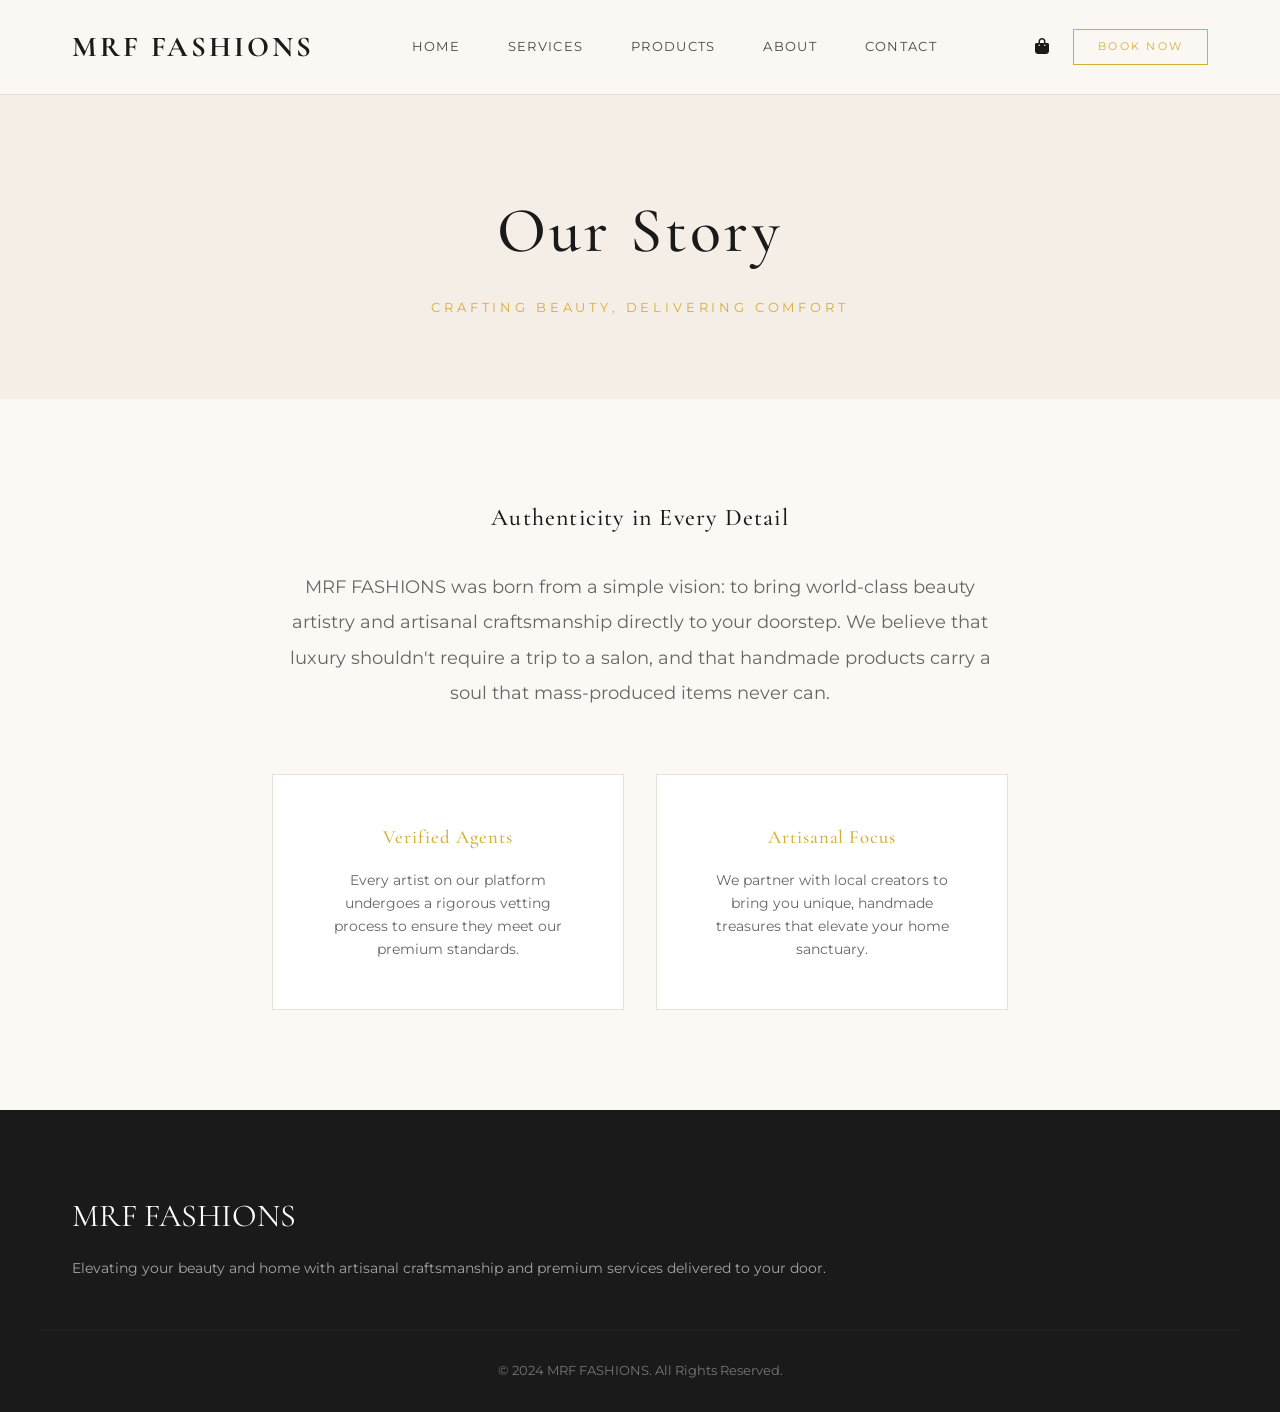
<file: about.html>
<!DOCTYPE html>
<html lang="en">

<head>
    <meta charset="UTF-8">
    <meta name="viewport" content="width=device-width, initial-scale=1.0">
    <title>Our Story | MRF FASHIONS</title>
    <link rel="stylesheet" href="style.css">
    <link rel="stylesheet" href="https://cdnjs.cloudflare.com/ajax/libs/font-awesome/6.4.0/css/all.min.css">
</head>

<body>

    <!-- Navigation -->
    <nav>
        <div class="container">
            <a href="index.html" class="logo">MRF FASHIONS</a>
            <div class="nav-links">
                <a href="index.html">Home</a>
                <a href="services.html">Services</a>
                <a href="products.html">Products</a>
                <a href="about.html" class="active">About</a>
                <a href="contact.html">Contact</a>
            </div>
            <div class="nav-icons" style="display: flex; gap: 1.5rem; align-items: center;">
                <a href="cart.html" style="position: relative;">
                    <i class="fa-solid fa-bag-shopping"></i>
                    <span class="cart-count-badge">0</span>
                </a>
                <a href="booking.html" class="btn btn-outline" style="padding: 0.5rem 1.5rem; font-size: 0.7rem;">Book
                    Now</a>
            </div>
        </div>
    </nav>

    <!-- Page Header -->
    <header style="padding: 180px 0 80px; text-align: center; background: var(--accent);">
        <div class="container">
            <h1 style="font-size: 4rem; margin-bottom: 1rem;">Our Story</h1>
            <p style="text-transform: uppercase; letter-spacing: 0.3em; font-size: 0.8rem; color: var(--primary);">
                Crafting Beauty, Delivering Comfort</p>
        </div>
    </header>

    <section>
        <div class="container" style="max-width: 800px; text-align: center;">
            <h2 style="margin-bottom: 2rem;">Authenticity in Every Detail</h2>
            <p style="color: var(--text-muted); font-size: 1.1rem; line-height: 2; margin-bottom: 3rem;">
                MRF FASHIONS was born from a simple vision: to bring world-class beauty artistry and artisanal
                craftsmanship directly to your doorstep. We believe that luxury shouldn't require a trip to a salon, and
                that handmade products carry a soul that mass-produced items never can.
            </p>
            <div style="display: grid; grid-template-columns: 1fr 1fr; gap: 2rem; margin-top: 4rem;">
                <div style="background: var(--surface); padding: 3rem; border: 1px solid var(--border);">
                    <h3 style="color: var(--primary); margin-bottom: 1rem;">Verified Agents</h3>
                    <p style="font-size: 0.9rem; color: var(--text-muted);">Every artist on our platform undergoes a
                        rigorous vetting process to ensure they meet our premium standards.</p>
                </div>
                <div style="background: var(--surface); padding: 3rem; border: 1px solid var(--border);">
                    <h3 style="color: var(--primary); margin-bottom: 1rem;">Artisanal Focus</h3>
                    <p style="font-size: 0.9rem; color: var(--text-muted);">We partner with local creators to bring you
                        unique, handmade treasures that elevate your home sanctuary.</p>
                </div>
            </div>
        </div>
    </section>

    <!-- Footer -->
    <footer>
        <div class="container footer-grid">
            <div>
                <div class="footer-logo">MRF FASHIONS</div>
                <p style="opacity: 0.6; font-size: 0.9rem;">Elevating your beauty and home with artisanal craftsmanship
                    and premium services delivered to your door.</p>
            </div>
        </div>
        <div class="container copyright">
            &copy; 2024 MRF FASHIONS. All Rights Reserved.
        </div>
    </footer>

    <script src="script.js"></script>
</body>

</html>
</file>
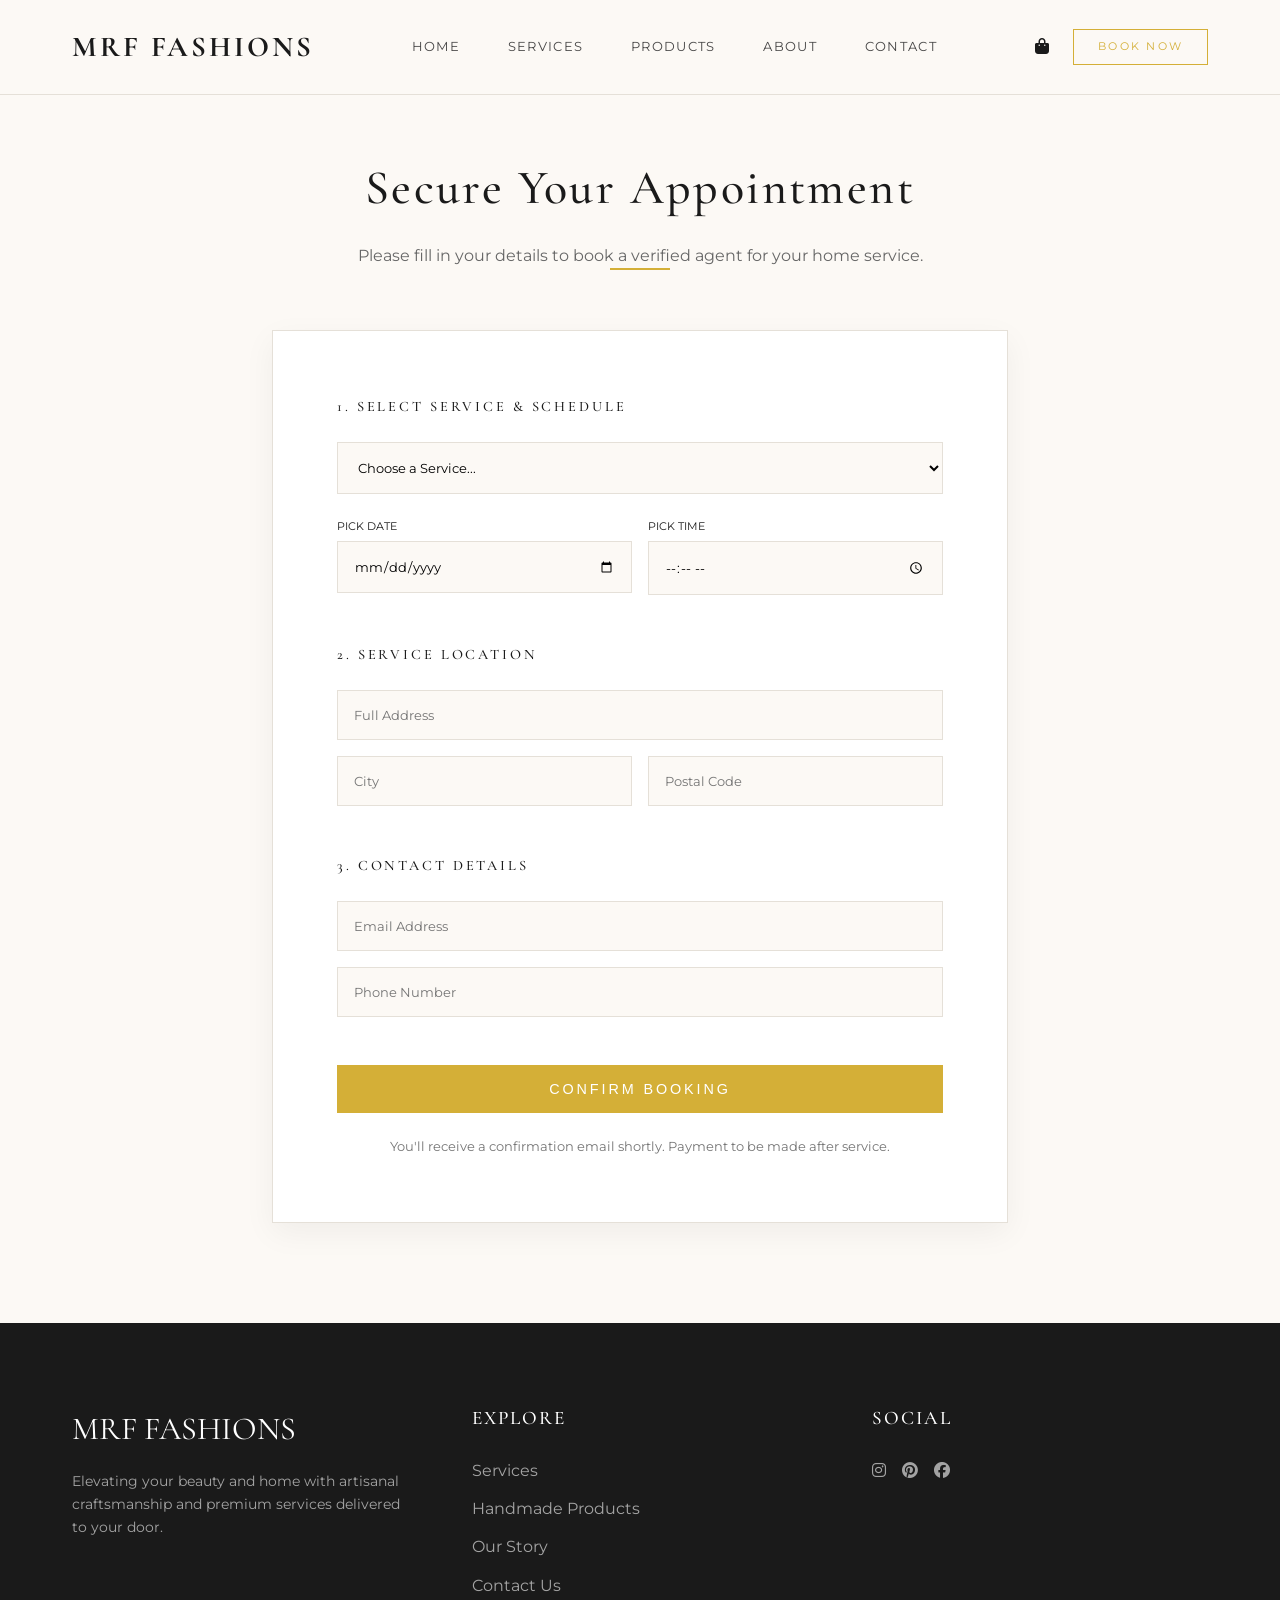
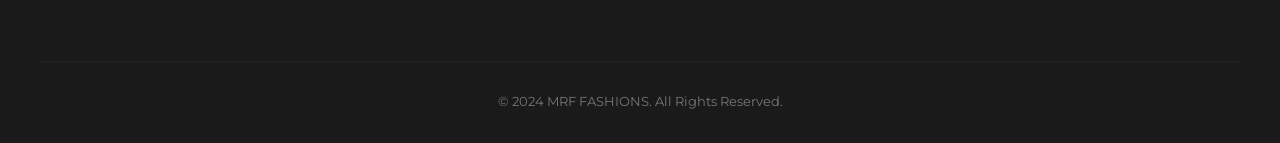
<file: booking.html>
<!DOCTYPE html>
<html lang="en">

<head>
    <meta charset="UTF-8">
    <meta name="viewport" content="width=device-width, initial-scale=1.0">
    <title>Book a Service | MRF FASHIONS</title>
    <link rel="stylesheet" href="style.css">
    <link rel="stylesheet" href="https://cdnjs.cloudflare.com/ajax/libs/font-awesome/6.4.0/css/all.min.css">
</head>

<body>

    <!-- Navigation -->
    <nav>
        <div class="container">
            <a href="index.html" class="logo">MRF FASHIONS</a>
            <div class="nav-links">
                <a href="index.html">Home</a>
                <a href="services.html">Services</a>
                <a href="products.html">Products</a>
                <a href="about.html">About</a>
                <a href="contact.html">Contact</a>
            </div>
            <div class="nav-icons" style="display: flex; gap: 1.5rem; align-items: center;">
                <a href="cart.html" style="position: relative;">
                    <i class="fa-solid fa-bag-shopping"></i>
                    <span class="cart-count-badge">0</span>
                </a>
                <a href="booking.html" class="btn btn-outline" style="padding: 0.5rem 1.5rem; font-size: 0.7rem;">Book
                    Now</a>
            </div>
        </div>
    </nav>

    <!-- Booking Content -->
    <section style="padding-top: 150px;">
        <div class="container" style="max-width: 800px;">
            <div class="section-header">
                <h2>Secure Your Appointment</h2>
                <p style="margin-top: 10px; color: var(--text-muted);">Please fill in your details to book a verified
                    agent for your home service.</p>
                <div class="divider"></div>
            </div>

            <form id="booking-form"
                style="background: var(--surface); padding: 4rem; border: 1px solid var(--border); box-shadow: var(--shadow);">
                <!-- Step 1: Service Selection -->
                <div style="margin-bottom: 3rem;">
                    <h4
                        style="margin-bottom: 1.5rem; font-size: 0.9rem; letter-spacing: 0.2em; text-transform: uppercase;">
                        1. Select Service & Schedule</h4>
                    <div style="display: grid; grid-template-columns: 1fr; gap: 1.5rem;">
                        <select name="service" id="booking-service-select" class="form-control" required>
                            <option value="">Choose a Service...</option>
                            <option value="Mehendi Designs">Mehendi Designs</option>
                            <option value="Hair Styling">Hair Styling</option>
                            <option value="Professional Makeup">Professional Makeup</option>
                            <option value="Event Decoration">Event Decoration</option>
                        </select>
                        <div style="display: grid; grid-template-columns: 1fr 1fr; gap: 1rem;">
                            <div>
                                <label
                                    style="font-size: 0.7rem; text-transform: uppercase; margin-bottom: 5px; display: block;">Pick
                                    Date</label>
                                <input type="date" name="date" class="form-control" required id="booking-date-input">
                            </div>
                            <div>
                                <label
                                    style="font-size: 0.7rem; text-transform: uppercase; margin-bottom: 5px; display: block;">Pick
                                    Time</label>
                                <input type="time" name="time" class="form-control" required id="booking-time-input">
                            </div>
                        </div>
                    </div>
                </div>

                <!-- Step 2: Location -->
                <div style="margin-bottom: 3rem;">
                    <h4
                        style="margin-bottom: 1.5rem; font-size: 0.9rem; letter-spacing: 0.2em; text-transform: uppercase;">
                        2. Service Location</h4>
                    <input type="text" name="address" placeholder="Full Address" class="form-control" required
                        style="margin-bottom: 1rem;">
                    <div style="display: grid; grid-template-columns: 1fr 1fr; gap: 1rem;">
                        <input type="text" name="city" placeholder="City" class="form-control" required>
                        <input type="text" name="postalCode" placeholder="Postal Code" class="form-control" required>
                    </div>
                </div>

                <!-- Step 3: Contact -->
                <div style="margin-bottom: 3rem;">
                    <h4
                        style="margin-bottom: 1.5rem; font-size: 0.9rem; letter-spacing: 0.2em; text-transform: uppercase;">
                        3. Contact Details</h4>
                    <input type="email" name="email" placeholder="Email Address" class="form-control" required
                        style="margin-bottom: 1rem;">
                    <input type="tel" name="phone" placeholder="Phone Number" class="form-control" required>
                </div>

                <button type="submit" class="btn btn-primary" style="width: 100%; text-align: center;">Confirm
                    Booking</button>
                <p style="text-align: center; margin-top: 1.5rem; font-size: 0.8rem; opacity: 0.6;">You'll receive a
                    confirmation email shortly. Payment to be made after service.</p>
            </form>
        </div>
    </section>

    <!-- Footer -->
    <footer>
        <div class="container footer-grid">
            <div>
                <div class="footer-logo">MRF FASHIONS</div>
                <p style="opacity: 0.6; font-size: 0.9rem;">Elevating your beauty and home with artisanal craftsmanship
                    and premium services delivered to your door.</p>
            </div>
            <div class="footer-links">
                <h4>Explore</h4>
                <ul>
                    <li><a href="services.html">Services</a></li>
                    <li><a href="products.html">Handmade Products</a></li>
                    <li><a href="about.html">Our Story</a></li>
                    <li><a href="contact.html">Contact Us</a></li>
                </ul>
            </div>
            <div class="footer-links">
                <h4>Social</h4>
                <div style="display: flex; gap: 1rem;">
                    <a href="#"><i class="fa-brands fa-instagram"></i></a>
                    <a href="#"><i class="fa-brands fa-pinterest"></i></a>
                    <a href="#"><i class="fa-brands fa-facebook"></i></a>
                </div>
            </div>
        </div>
        <div class="container copyright">
            &copy; 2024 MRF FASHIONS. All Rights Reserved.
        </div>
    </footer>

    <script src="script.js"></script>
    <script>
        // Pre-fill from URL params
        window.addEventListener('load', () => {
            const params = new URLSearchParams(window.location.search);
            if (params.get('service')) document.getElementById('booking-service-select').value = params.get('service');
            if (params.get('date')) document.getElementById('booking-date-input').value = params.get('date');
            if (params.get('time')) document.getElementById('booking-time-input').value = params.get('time');
        });
    </script>
</body>

</html>
</file>
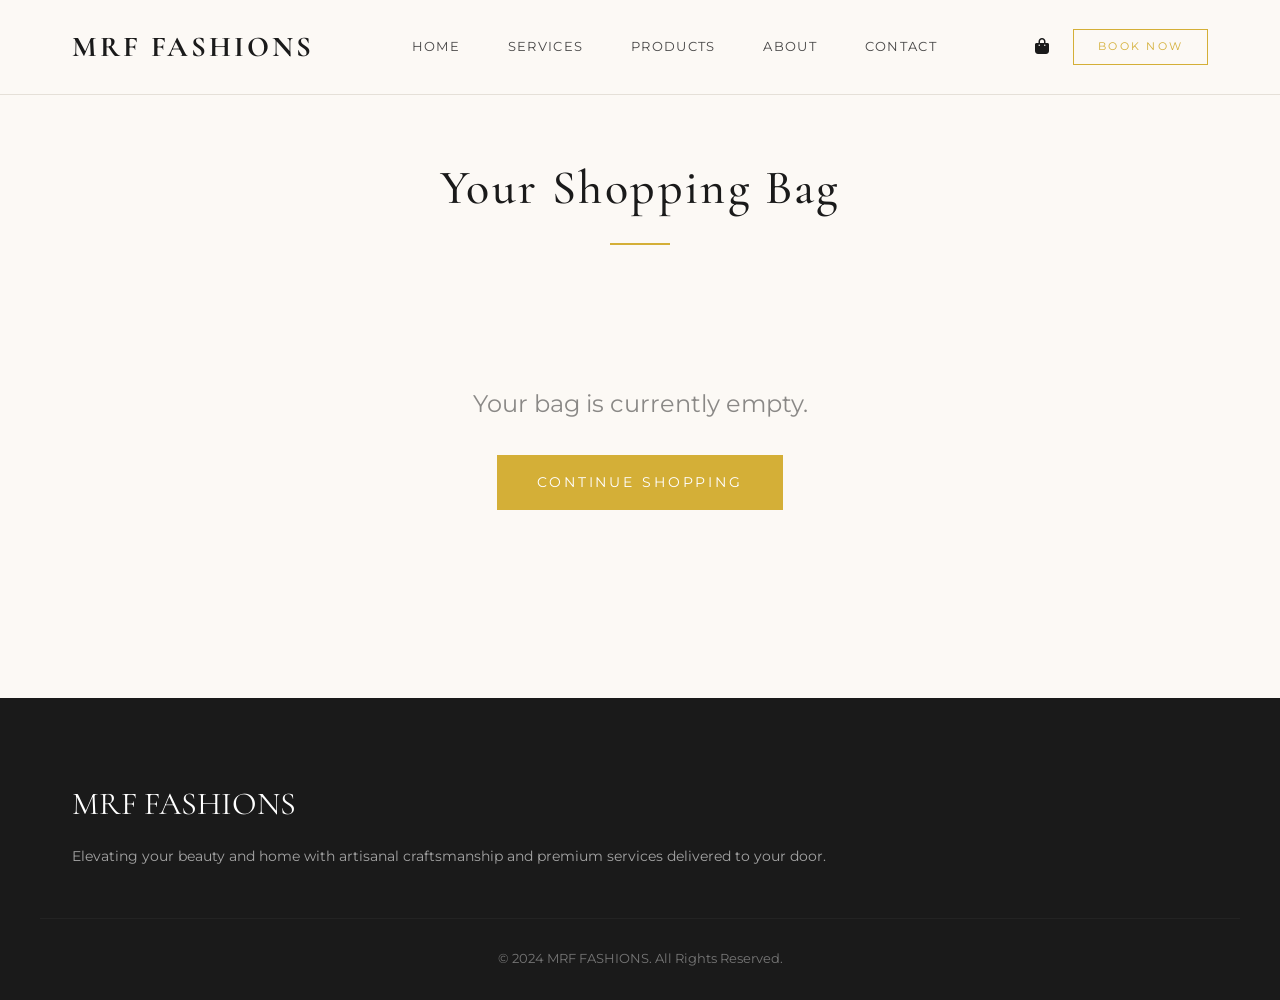
<file: cart.html>
<!DOCTYPE html>
<html lang="en">

<head>
    <meta charset="UTF-8">
    <meta name="viewport" content="width=device-width, initial-scale=1.0">
    <title>Your Bag | MRF FASHIONS</title>
    <link rel="stylesheet" href="style.css">
    <link rel="stylesheet" href="https://cdnjs.cloudflare.com/ajax/libs/font-awesome/6.4.0/css/all.min.css">
</head>

<body>

    <!-- Navigation -->
    <nav>
        <div class="container">
            <a href="index.html" class="logo">MRF FASHIONS</a>
            <div class="nav-links">
                <a href="index.html">Home</a>
                <a href="services.html">Services</a>
                <a href="products.html">Products</a>
                <a href="about.html">About</a>
                <a href="contact.html">Contact</a>
            </div>
            <div class="nav-icons" style="display: flex; gap: 1.5rem; align-items: center;">
                <a href="cart.html" style="position: relative;">
                    <i class="fa-solid fa-bag-shopping"></i>
                    <span class="cart-count-badge">0</span>
                </a>
                <a href="booking.html" class="btn btn-outline" style="padding: 0.5rem 1.5rem; font-size: 0.7rem;">Book
                    Now</a>
            </div>
        </div>
    </nav>

    <!-- Cart Content -->
    <section style="padding-top: 150px;">
        <div class="container">
            <div class="section-header">
                <h2>Your Shopping Bag</h2>
                <div class="divider"></div>
            </div>

            <div id="cart-items-container" style="display: grid; grid-template-columns: 2fr 1fr; gap: 4rem;">
                <div id="cart-list">
                    <!-- Dynamic -->
                </div>

                <div id="cart-summary"
                    style="background: var(--surface); padding: 3rem; border: 1px solid var(--border); height: fit-content;">
                    <h4 style="margin-bottom: 2rem; letter-spacing: 0.1em; text-transform: uppercase;">Order Summary
                    </h4>
                    <div style="display: flex; justify-content: space-between; margin-bottom: 1rem;">
                        <span>Subtotal</span>
                        <span id="subtotal">$0.00</span>
                    </div>
                    <div style="display: flex; justify-content: space-between; margin-bottom: 1rem;">
                        <span>Shipping</span>
                        <span>$0.00</span>
                    </div>
                    <div
                        style="border-top: 1px solid var(--border); margin: 1.5rem 0; padding-top: 1.5rem; display: flex; justify-content: space-between; font-weight: 600; font-size: 1.2rem;">
                        <span>Total</span>
                        <span id="cart-total">$0.00</span>
                    </div>
                    <button id="checkout-btn" class="btn btn-primary" style="width: 100%; margin-top: 2rem;">Proceed to
                        Checkout</button>
                    <p
                        style="text-align: center; margin-top: 1rem; font-size: 0.7rem; opacity: 0.6; text-transform: uppercase; letter-spacing: 0.05em;">
                        SECURE CHECKOUT</p>
                </div>
            </div>

            <div id="empty-cart-msg" style="display: none; text-align: center; padding: 5rem 0;">
                <p style="font-size: 1.5rem; margin-bottom: 2rem; opacity: 0.5;">Your bag is currently empty.</p>
                <a href="products.html" class="btn btn-primary">Continue Shopping</a>
            </div>
        </div>
    </section>

    <!-- Footer -->
    <footer>
        <div class="container footer-grid">
            <div>
                <div class="footer-logo">MRF FASHIONS</div>
                <p style="opacity: 0.6; font-size: 0.9rem;">Elevating your beauty and home with artisanal craftsmanship
                    and premium services delivered to your door.</p>
            </div>
        </div>
        <div class="container copyright">
            &copy; 2024 MRF FASHIONS. All Rights Reserved.
        </div>
    </footer>

    <script src="script.js"></script>
    <script>
        document.addEventListener('DOMContentLoaded', () => {
            renderCart();

            document.getElementById('checkout-btn').addEventListener('click', () => {
                const cart = JSON.parse(localStorage.getItem('mrf_cart'));
                simulateEmailNotification('New Order Placed!', `A new order for ${cart.length} items has been placed. Total: $${calculateTotal(cart)}`);
                localStorage.setItem('mrf_cart', JSON.stringify([]));
                window.location.href = 'thank-you.html?type=order';
            });
        });

        function renderCart() {
            const container = document.getElementById('cart-list');
            const cart = JSON.parse(localStorage.getItem('mrf_cart') || '[]');

            if (cart.length === 0) {
                document.getElementById('cart-items-container').style.display = 'none';
                document.getElementById('empty-cart-msg').style.display = 'block';
                return;
            }

            container.innerHTML = cart.map((item, index) => `
                <div style="display: flex; gap: 2rem; padding: 2rem 0; border-bottom: 1px solid var(--border);">
                    <img src="${item.img}" style="width: 120px; height: 120px; object-fit: cover;">
                    <div style="flex-grow: 1;">
                        <h4 style="font-size: 1.2rem; margin-bottom: 0.5rem;">${item.name}</h4>
                        <p style="color: var(--primary); font-weight: 500;">$${item.price}</p>
                    </div>
                    <button onclick="removeItem(${index})" style="background: none; border: none; cursor: pointer; color: var(--text-muted);"><i class="fa-solid fa-trash-can"></i></button>
                </div>
            `).join('');

            const total = calculateTotal(cart);
            document.getElementById('subtotal').innerText = `$${total.toFixed(2)}`;
            document.getElementById('cart-total').innerText = `$${total.toFixed(2)}`;
            updateCartCount();
        }

        function calculateTotal(cart) {
            return cart.reduce((sum, item) => sum + parseFloat(item.price), 0);
        }

        window.removeItem = (index) => {
            const cart = JSON.parse(localStorage.getItem('mrf_cart'));
            cart.splice(index, 1);
            localStorage.setItem('mrf_cart', JSON.stringify(cart));
            renderCart();
            showNotification('Item removed from bag');
        };
    </script>
</body>

</html>
</file>
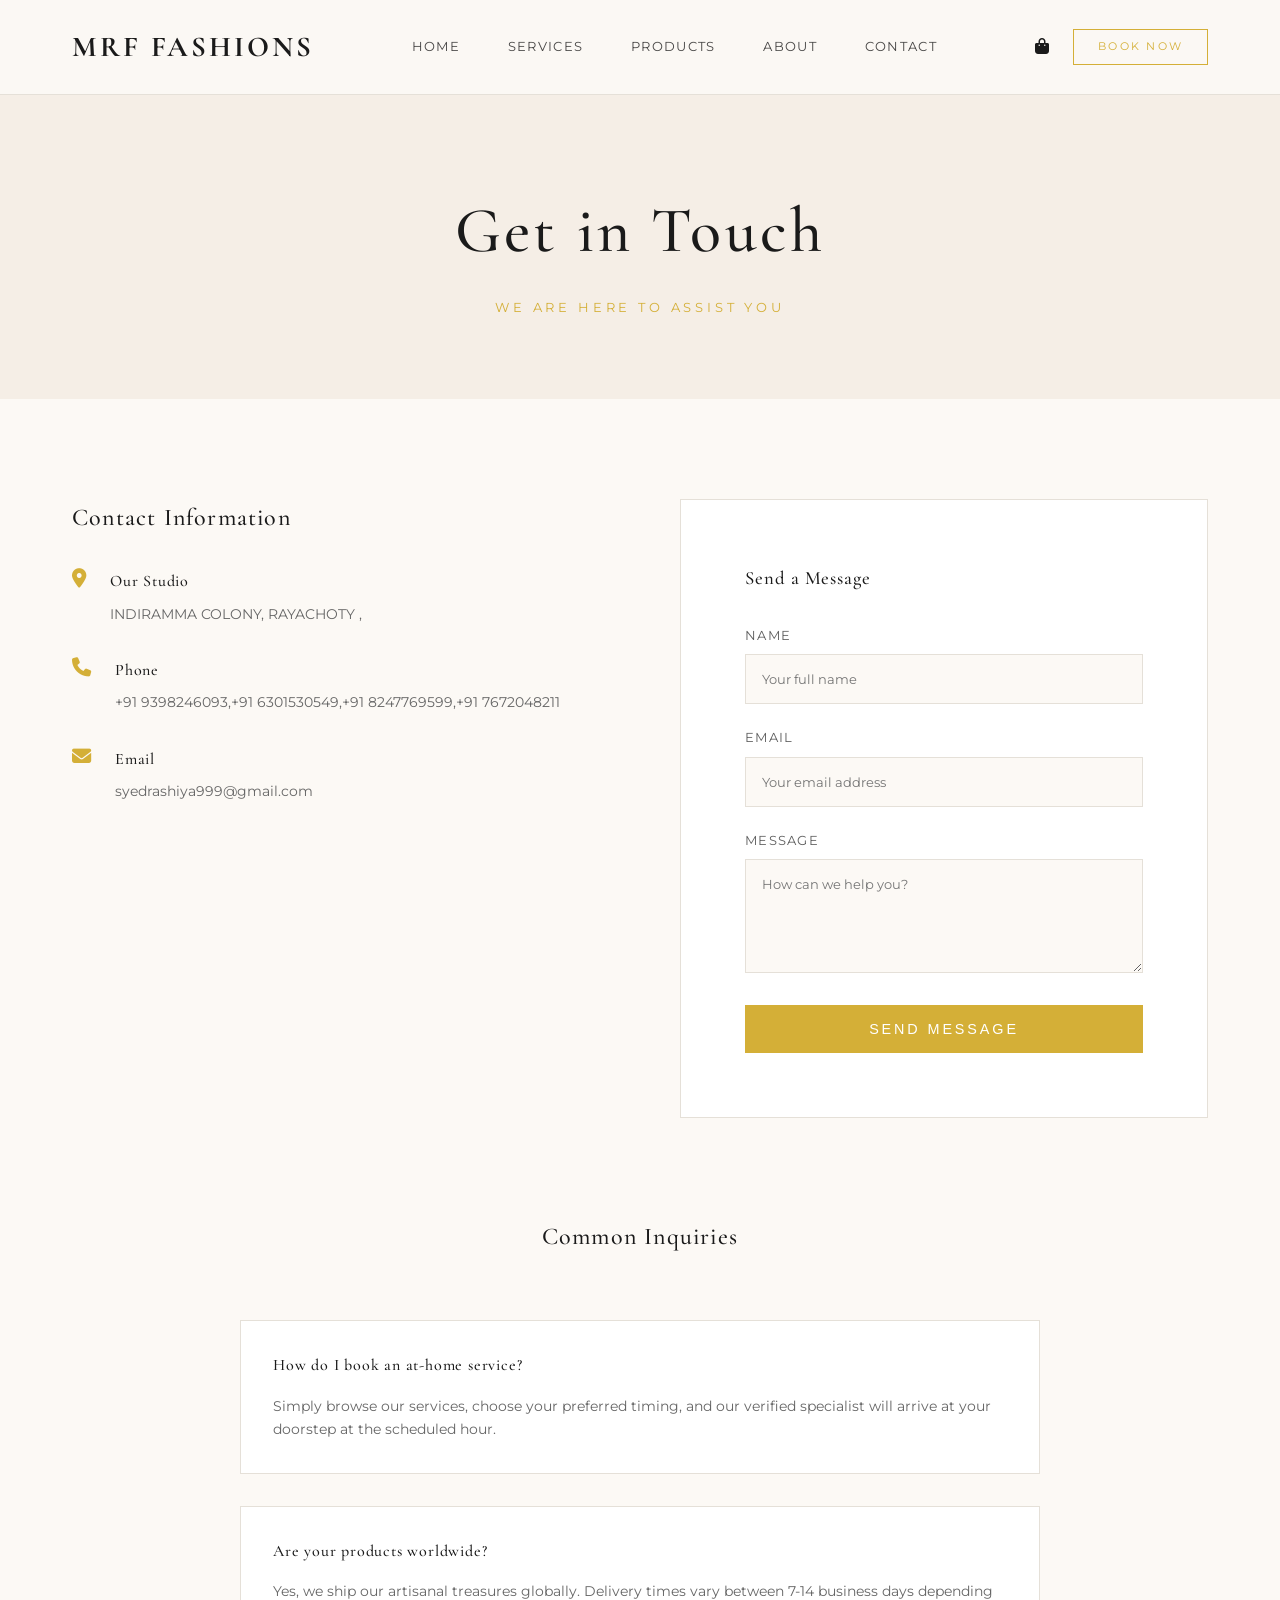
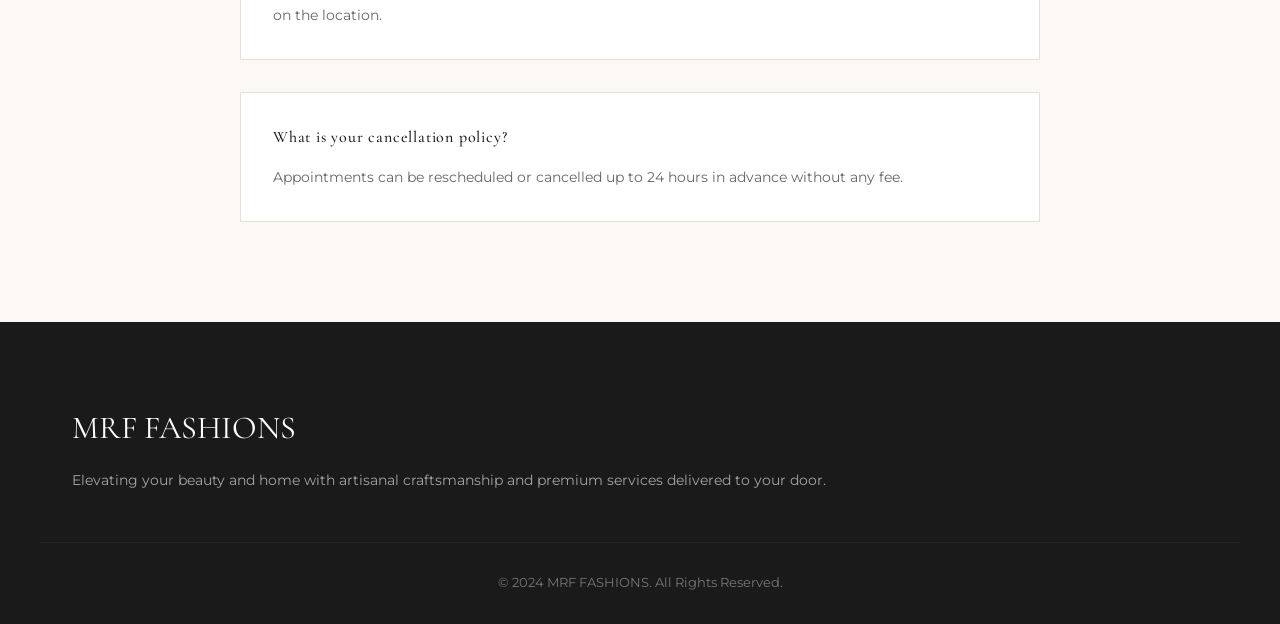
<file: contact.html>
<!DOCTYPE html>
<html lang="en">

<head>
    <meta charset="UTF-8">
    <meta name="viewport" content="width=device-width, initial-scale=1.0">
    <title>Contact Us | MRF FASHIONS</title>
    <link rel="stylesheet" href="style.css">
    <link rel="stylesheet" href="https://cdnjs.cloudflare.com/ajax/libs/font-awesome/6.4.0/css/all.min.css">
</head>

<body>

    <!-- Navigation -->
    <nav>
        <div class="container">
            <a href="index.html" class="logo">MRF FASHIONS</a>
            <div class="nav-links">
                <a href="index.html">Home</a>
                <a href="services.html">Services</a>
                <a href="products.html">Products</a>
                <a href="about.html">About</a>
                <a href="contact.html" class="active">Contact</a>
            </div>
            <div class="nav-icons" style="display: flex; gap: 1.5rem; align-items: center;">
                <a href="cart.html" style="position: relative;">
                    <i class="fa-solid fa-bag-shopping"></i>
                    <span class="cart-count-badge">0</span>
                </a>
                <a href="booking.html" class="btn btn-outline" style="padding: 0.5rem 1.5rem; font-size: 0.7rem;">Book
                    Now</a>
            </div>
        </div>
    </nav>

    <!-- Page Header -->
    <header style="padding: 180px 0 80px; text-align: center; background: var(--accent);">
        <div class="container">
            <h1 style="font-size: 4rem; margin-bottom: 1rem;">Get in Touch</h1>
            <p style="text-transform: uppercase; letter-spacing: 0.3em; font-size: 0.8rem; color: var(--primary);">We
                are here to assist you</p>
        </div>
    </header>

    <section>
        <div class="container" style="display: grid; grid-template-columns: 1fr 1fr; gap: 5rem;">
            <div>
                <h2 style="margin-bottom: 2rem;">Contact Information</h2>
                <div style="margin-bottom: 3rem;">
                    <div style="display: flex; gap: 1.5rem; margin-bottom: 2rem;">
                        <i class="fa-solid fa-location-dot" style="color: var(--primary); font-size: 1.2rem;"></i>
                        <div>
                            <h4 style="margin-bottom: 0.5rem;">Our Studio</h4>
                            <p style="color: var(--text-muted); font-size: 0.9rem;">INDIRAMMA COLONY, RAYACHOTY ,
                            </p>
                        </div>
                    </div>
                    <div style="display: flex; gap: 1.5rem; margin-bottom: 2rem;">
                        <i class="fa-solid fa-phone" style="color: var(--primary); font-size: 1.2rem;"></i>
                        <div>
                            <h4 style="margin-bottom: 0.5rem;">Phone</h4>
                            <p style="color: var(--text-muted); font-size: 0.9rem;">+91 9398246093,+91 6301530549,+91
                                8247769599,+91 7672048211</p>
                        </div>
                    </div>
                    <div style="display: flex; gap: 1.5rem;">
                        <i class="fa-solid fa-envelope" style="color: var(--primary); font-size: 1.2rem;"></i>
                        <div>
                            <h4 style="margin-bottom: 0.5rem;">Email</h4>
                            <p style="color: var(--text-muted); font-size: 0.9rem;">syedrashiya999@gmail.com</p>
                        </div>
                    </div>
                </div>
            </div>

            <div style="background: var(--surface); padding: 4rem; border: 1px solid var(--border);">
                <h3 style="margin-bottom: 2rem;">Send a Message</h3>
                <form id="contact-form">
                    <div class="form-group">
                        <label>Name</label>
                        <input type="text" class="form-control" required placeholder="Your full name">
                    </div>
                    <div class="form-group">
                        <label>Email</label>
                        <input type="email" class="form-control" required placeholder="Your email address">
                    </div>
                    <div class="form-group">
                        <label>Message</label>
                        <textarea class="form-control" rows="5" required placeholder="How can we help you?"></textarea>
                    </div>
                    <button type="submit" class="btn btn-primary" style="width: 100%;">Send Message</button>
                </form>
            </div>
        </div>
    </section>

    <!-- FAQ Section -->
    <section style="background: var(--background); padding-top: 0;">
        <div class="container">
            <h2 style="text-align: center; margin-bottom: 4rem;">Common Inquiries</h2>
            <div style="max-width: 800px; margin: 0 auto; display: grid; gap: 2rem;">
                <div style="background: var(--surface); padding: 2rem; border: 1px solid var(--border);">
                    <h4 style="margin-bottom: 1rem;">How do I book an at-home service?</h4>
                    <p style="color: var(--text-muted); font-size: 0.9rem;">Simply browse our services, choose your
                        preferred timing, and our verified specialist will arrive at your doorstep at the scheduled
                        hour.</p>
                </div>
                <div style="background: var(--surface); padding: 2rem; border: 1px solid var(--border);">
                    <h4 style="margin-bottom: 1rem;">Are your products worldwide?</h4>
                    <p style="color: var(--text-muted); font-size: 0.9rem;">Yes, we ship our artisanal treasures
                        globally. Delivery times vary between 7-14 business days depending on the location.</p>
                </div>
                <div style="background: var(--surface); padding: 2rem; border: 1px solid var(--border);">
                    <h4 style="margin-bottom: 1rem;">What is your cancellation policy?</h4>
                    <p style="color: var(--text-muted); font-size: 0.9rem;">Appointments can be rescheduled or cancelled
                        up to 24 hours in advance without any fee.</p>
                </div>
            </div>
        </div>
    </section>

    <!-- Footer -->
    <footer>
        <div class="container footer-grid">
            <div>
                <div class="footer-logo">MRF FASHIONS</div>
                <p style="opacity: 0.6; font-size: 0.9rem;">Elevating your beauty and home with artisanal craftsmanship
                    and premium services delivered to your door.</p>
            </div>
        </div>
        <div class="container copyright">
            &copy; 2024 MRF FASHIONS. All Rights Reserved.
        </div>
    </footer>

    <script src="script.js"></script>
    <script>
        document.getElementById('contact-form').addEventListener('submit', (e) => {
            e.preventDefault();
            showNotification('Message sent! We will get back to you soon.thank yoy,visit again');
            e.target.reset();
        });
    </script>
</body>

</html>
</file>
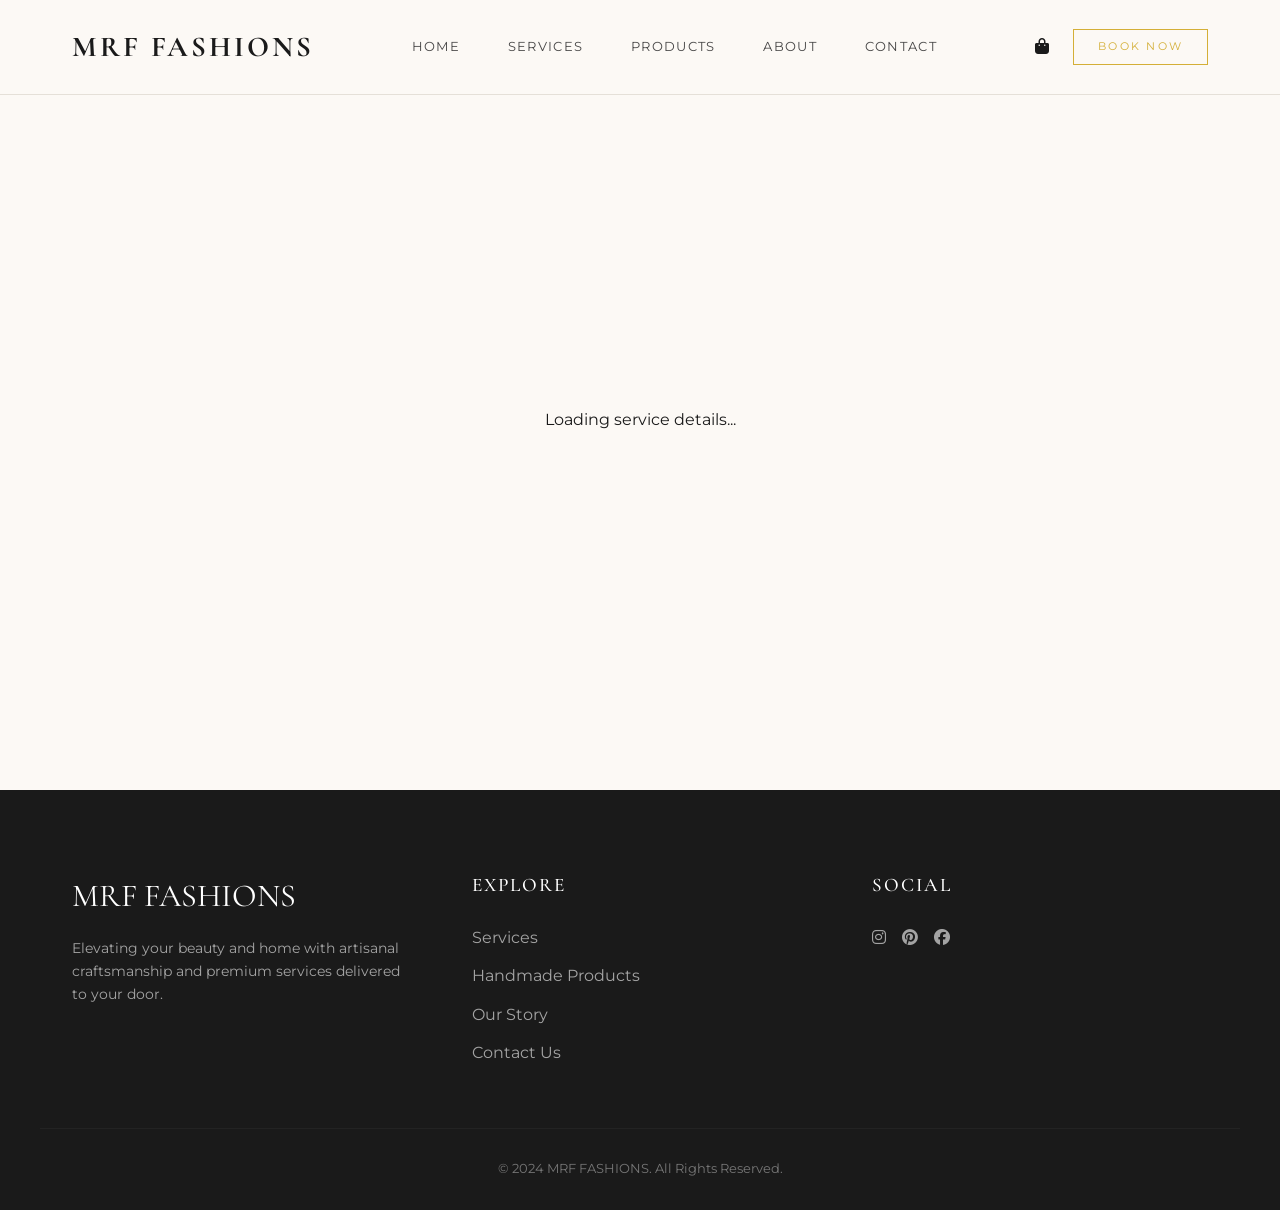
<file: service-details.html>
<!DOCTYPE html>
<html lang="en">

<head>
    <meta charset="UTF-8">
    <meta name="viewport" content="width=device-width, initial-scale=1.0">
    <title>Service Details | MRF FASHIONS</title>
    <link rel="stylesheet" href="style.css">
    <link rel="stylesheet" href="https://cdnjs.cloudflare.com/ajax/libs/font-awesome/6.4.0/css/all.min.css">
</head>

<body>

    <!-- Navigation -->
    <nav>
        <div class="container">
            <a href="index.html" class="logo">MRF FASHIONS</a>
            <div class="nav-links">
                <a href="index.html">Home</a>
                <a href="services.html">Services</a>
                <a href="products.html">Products</a>
                <a href="about.html">About</a>
                <a href="contact.html">Contact</a>
            </div>
            <div class="nav-icons" style="display: flex; gap: 1.5rem; align-items: center;">
                <a href="cart.html" style="position: relative;">
                    <i class="fa-solid fa-bag-shopping"></i>
                    <span class="cart-count-badge">0</span>
                </a>
                <a href="booking.html" class="btn btn-outline" style="padding: 0.5rem 1.5rem; font-size: 0.7rem;">Book
                    Now</a>
            </div>
        </div>
    </nav>

    <!-- Dynamic Service Detail Content -->
    <section style="padding-top: 150px;">
        <div class="container" id="service-detail-container">
            <!-- Populated by script.js -->
            <div style="height: 60vh; display: flex; align-items: center; justify-content: center;">
                <p>Loading service details...</p>
            </div>
        </div>
    </section>

    <!-- Footer -->
    <footer>
        <div class="container footer-grid">
            <div>
                <div class="footer-logo">MRF FASHIONS</div>
                <p style="opacity: 0.6; font-size: 0.9rem;">Elevating your beauty and home with artisanal craftsmanship
                    and premium services delivered to your door.</p>
            </div>
            <div class="footer-links">
                <h4>Explore</h4>
                <ul>
                    <li><a href="services.html">Services</a></li>
                    <li><a href="products.html">Handmade Products</a></li>
                    <li><a href="about.html">Our Story</a></li>
                    <li><a href="contact.html">Contact Us</a></li>
                </ul>
            </div>
            <div class="footer-links">
                <h4>Social</h4>
                <div style="display: flex; gap: 1rem;">
                    <a href="#"><i class="fa-brands fa-instagram"></i></a>
                    <a href="#"><i class="fa-brands fa-pinterest"></i></a>
                    <a href="#"><i class="fa-brands fa-facebook"></i></a>
                </div>
            </div>
        </div>
        <div class="container copyright">
            &copy; 2024 MRF FASHIONS. All Rights Reserved.
        </div>
    </footer>

    <script src="script.js"></script>
</body>

</html>
</file>
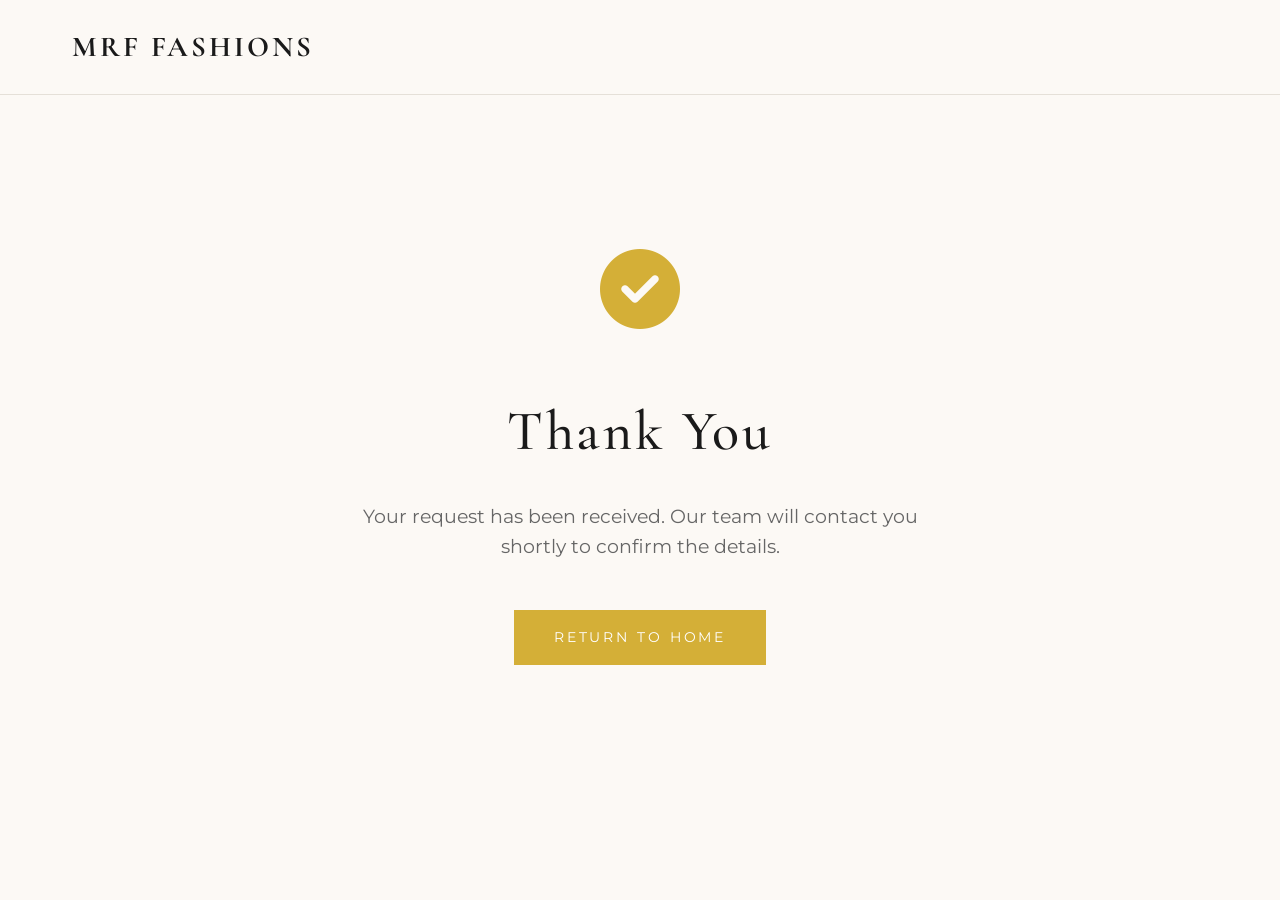
<file: thank-you.html>
<!DOCTYPE html>
<html lang="en">

<head>
    <meta charset="UTF-8">
    <meta name="viewport" content="width=device-width, initial-scale=1.0">
    <title>Thank You | MRF FASHIONS</title>
    <link rel="stylesheet" href="style.css">
    <link rel="stylesheet" href="https://cdnjs.cloudflare.com/ajax/libs/font-awesome/6.4.0/css/all.min.css">
</head>

<body>

    <nav>
        <div class="container">
            <a href="index.html" class="logo">MRF FASHIONS</a>
        </div>
    </nav>

    <section style="height: 100vh; display: flex; align-items: center; text-align: center;">
        <div class="container">
            <div style="font-size: 5rem; color: var(--primary); margin-bottom: 2rem;">
                <i class="fa-solid fa-circle-check"></i>
            </div>
            <h1 id="thank-you-title" style="font-size: 3.5rem; margin-bottom: 1.5rem;">Thank You</h1>
            <p id="thank-you-msg"
                style="font-size: 1.2rem; color: var(--text-muted); max-width: 600px; margin: 0 auto 3rem;">
                Your request has been received. Our team will contact you shortly to confirm the details.
            </p>
            <a href="index.html" class="btn btn-primary">Return to Home</a>
        </div>
    </section>

    <script>
        const params = new URLSearchParams(window.location.search);
        const type = params.get('type');
        const title = document.getElementById('thank-you-title');
        const msg = document.getElementById('thank-you-msg');

        if (type === 'booking') {
            title.innerText = 'Appointment Confirmed';
            msg.innerText = "We've notified our agents. A confirmation email has been sent to your inbox. We'll see you at the scheduled time!";
        } else if (type === 'order') {
            title.innerText = 'Order Received';
            msg.innerText = "Thank you for supporting artisanal craft. Your treasures are being prepared and will be shipped within 48 hours.";
        }
    </script>
</body>

</html>
</file>
<file: style.css>
/* 
  MRF FASHIONS - DESIGN SYSTEM 
  Premium, Minimalistic, Elegant
*/

@import url('https://fonts.googleapis.com/css2?family=Cormorant+Garamond:wght@300;400;500;600;700&family=Montserrat:wght@200;300;400;500&display=swap');

:root {
    --primary: #D4AF37;
    /* Gold */
    --primary-dark: #B8860B;
    --background: #FCF9F5;
    /* Cream */
    --surface: #FFFFFF;
    --text-main: #1A1A1A;
    --text-muted: #666666;
    --accent: #F5EEE6;
    /* Beige */
    --border: #E5E0D8;
    --transition: all 0.4s cubic-bezier(0.25, 0.46, 0.45, 0.94);
    --shadow: 0 10px 30px rgba(0, 0, 0, 0.05);
    --container-width: 1200px;
}

* {
    margin: 0;
    padding: 0;
    box-sizing: border-box;
}

body {
    font-family: 'Montserrat', sans-serif;
    background-color: var(--background);
    color: var(--text-main);
    line-height: 1.6;
    overflow-x: hidden;
    -webkit-font-smoothing: antialiased;
    -moz-osx-font-smoothing: grayscale;
}

h1,
h2,
h3,
h4 {
    font-family: 'Cormorant Garamond', serif;
    font-weight: 500;
    letter-spacing: 0.05em;
}

a {
    text-decoration: none;
    color: inherit;
    transition: var(--transition);
}

ul {
    list-style: none;
}

img {
    max-width: 100%;
    display: block;
}

.container {
    max-width: var(--container-width);
    margin: 0 auto;
    padding: 0 2rem;
}

/* --- BUTTONS --- */
.btn {
    display: inline-block;
    padding: 1rem 2.5rem;
    font-size: 0.9rem;
    text-transform: uppercase;
    letter-spacing: 0.2em;
    cursor: pointer;
    transition: var(--transition);
    border: none;
    position: relative;
    overflow: hidden;
}

.btn-primary {
    background-color: var(--primary);
    color: white;
}

.btn-primary:hover {
    background-color: var(--primary-dark);
    transform: translateY(-2px);
    box-shadow: 0 5px 15px rgba(212, 175, 55, 0.3);
}

.btn-outline {
    background: transparent;
    border: 1px solid var(--primary);
    color: var(--primary);
}

.btn-outline:hover {
    background: var(--primary);
    color: white;
}

/* --- NAVIGATION --- */
nav {
    position: fixed;
    top: 0;
    left: 0;
    width: 100%;
    padding: 1.5rem 0;
    background: rgba(252, 249, 245, 0.9);
    backdrop-filter: blur(10px);
    z-index: 1000;
    border-bottom: 1px solid var(--border);
}

nav .container {
    display: flex;
    justify-content: space-between;
    align-items: center;
}

.logo {
    font-family: 'Cormorant Garamond', serif;
    font-size: 1.8rem;
    font-weight: 700;
    letter-spacing: 0.1em;
}

.nav-links {
    display: flex;
    gap: 3rem;
}

.nav-links a {
    font-size: 0.8rem;
    text-transform: uppercase;
    letter-spacing: 0.1em;
    font-weight: 400;
    opacity: 0.8;
}

.nav-links a:hover {
    opacity: 1;
    color: var(--primary);
}

/* --- HERO --- */
.hero {
    height: 100vh;
    display: flex;
    align-items: center;
    justify-content: center;
    text-align: center;
    padding-top: 80px;
    background: linear-gradient(rgba(252, 249, 245, 0.4), rgba(252, 249, 245, 0.4)), url('assets/hero.png');
    background-size: cover;
    background-position: center;
}

.hero-content {
    max-width: 800px;
}

.hero-content h1 {
    font-size: 4.5rem;
    margin-bottom: 1.5rem;
    animation: fadeInUp 1s ease-out;
}

.hero-content p {
    font-size: 1.2rem;
    margin-bottom: 2.5rem;
    font-weight: 300;
    letter-spacing: 0.05em;
    opacity: 0;
    animation: fadeInUp 1s ease-out 0.3s forwards;
}

.hero-content .cta {
    opacity: 0;
    animation: fadeInUp 1s ease-out 0.6s forwards;
}

/* --- SECTIONS --- */
section {
    padding: 100px 0;
}

.section-header {
    text-align: center;
    margin-bottom: 60px;
}

.section-header h2 {
    font-size: 3rem;
    margin-bottom: 1rem;
}

.section-header .divider {
    width: 60px;
    height: 2px;
    background: var(--primary);
    margin: 0 auto;
}

/* --- SERVICES --- */
.services-grid {
    display: grid;
    grid-template-columns: repeat(auto-fit, minmax(280px, 1fr));
    gap: 2.5rem;
}

.service-card {
    background: var(--surface);
    padding: 0;
    text-align: center;
    transition: var(--transition);
    border: 1px solid var(--border);
    overflow: hidden;
}

.service-card:hover {
    transform: translateY(-10px);
    box-shadow: var(--shadow);
}

.service-img {
    height: 350px;
    overflow: hidden;
}

.service-img img {
    width: 100%;
    height: 100%;
    object-fit: cover;
    transition: transform 0.6s ease;
}

.service-card:hover .service-img img {
    transform: scale(1.1);
}

.service-info {
    padding: 2rem;
}

.service-info h3 {
    font-size: 1.8rem;
    margin-bottom: 1rem;
}

/* --- PRODUCTS --- */
.products-grid {
    display: grid;
    grid-template-columns: repeat(auto-fit, minmax(250px, 1fr));
    gap: 2rem;
}

.product-card {
    position: relative;
    overflow: hidden;
}

.product-img {
    height: 300px;
    background: var(--accent);
    margin-bottom: 1.5rem;
}

.product-img img {
    width: 100%;
    height: 100%;
    object-fit: cover;
}

.product-info {
    text-align: left;
}

.product-info h4 {
    font-size: 1.4rem;
    margin-bottom: 0.5rem;
}

.product-price {
    color: var(--primary);
    font-weight: 500;
}

/* --- FLOW --- */
.flow {
    background-color: var(--accent);
}

.flow-grid {
    display: grid;
    grid-template-columns: repeat(auto-fit, minmax(250px, 1fr));
    gap: 3rem;
    text-align: center;
}

.flow-item {
    padding: 2rem;
}

.flow-icon {
    font-size: 2.5rem;
    color: var(--primary);
    margin-bottom: 1.5rem;
}

/* --- TESTIMONIALS --- */
.testimonials-grid {
    display: grid;
    grid-template-columns: repeat(auto-fit, minmax(300px, 1fr));
    gap: 2rem;
}

.testimonial-card {
    background: var(--surface);
    padding: 3rem;
    border-radius: 10px;
    box-shadow: var(--shadow);
    text-align: center;
    position: relative;
}

.testimonial-card p {
    font-style: italic;
    font-size: 1.1rem;
    margin-bottom: 2rem;
}

.testimonial-author {
    display: flex;
    flex-direction: column;
    align-items: center;
    gap: 1rem;
}

.author-img {
    width: 60px;
    height: 60px;
    background-color: var(--accent);
    border-radius: 50%;
    margin-right: 1.5rem;
    background-size: cover;
    background-position: center;
}

.testimonial-card:nth-child(1) .author-img {
    background-image: url('https://images.unsplash.com/photo-1494790108377-be9c29b29330?q=80&w=200');
}

.testimonial-card:nth-child(2) .author-img {
    background-image: url('https://images.unsplash.com/photo-1438761681033-6461ffad8d80?q=80&w=200');
}

/* --- FOOTER --- */
footer {
    background: #1A1A1A;
    color: white;
    padding: 80px 0 30px;
}

.footer-grid {
    display: grid;
    grid-template-columns: repeat(auto-fit, minmax(200px, 1fr));
    gap: 4rem;
    margin-bottom: 50px;
}

.footer-logo {
    font-family: 'Cormorant Garamond', serif;
    font-size: 2rem;
    margin-bottom: 1rem;
}

.footer-links h4 {
    font-size: 1.2rem;
    margin-bottom: 1.5rem;
    text-transform: uppercase;
    letter-spacing: 0.1em;
}

.footer-links ul li {
    margin-bottom: 0.8rem;
}

.footer-links a {
    opacity: 0.6;
}

.footer-links a:hover {
    opacity: 1;
    color: var(--primary);
}

.copyright {
    text-align: center;
    padding-top: 30px;
    border-top: 1px solid rgba(255, 255, 255, 0.1);
    font-size: 0.8rem;
    opacity: 0.4;
}

/* --- ANIMATIONS --- */
@keyframes fadeInUp {
    from {
        opacity: 0;
        transform: translateY(30px);
    }

    to {
        opacity: 1;
        transform: translateY(0);
    }
}

/* --- CART BADGE --- */
.nav-icons {
    position: relative;
}

.cart-count-badge {
    position: absolute;
    top: -8px;
    right: -8px;
    background: var(--primary);
    color: white;
    font-size: 0.6rem;
    width: 18px;
    height: 18px;
    border-radius: 50%;
    display: none;
    align-items: center;
    justify-content: center;
    font-weight: 600;
}

/* --- REVIEW PANEL --- */
.review-form-container {
    background: var(--surface);
    padding: 4rem;
    border: 1px solid var(--border);
    margin-top: 5rem;
}

.review-form-container h3 {
    font-size: 2.5rem;
    margin-bottom: 2rem;
    text-align: center;
}

.form-group {
    margin-bottom: 1.5rem;
}

.form-group label {
    display: block;
    font-size: 0.8rem;
    text-transform: uppercase;
    letter-spacing: 0.1em;
    margin-bottom: 0.5rem;
    opacity: 0.7;
}

.form-control {
    width: 100%;
    padding: 1rem;
    border: 1px solid var(--border);
    background: var(--background);
    font-family: inherit;
    transition: var(--transition);
}

.form-control:focus {
    outline: none;
    border-color: var(--primary);
}

/* --- TOAST NOTIFICATIONS (Handled via JS inline, but basic structure here) --- */
.toast-notification {
    /* Base styles are in JS for dynamic positioning, but global font sync */
    font-family: 'Montserrat', sans-serif;
}

/* --- RESPONSIVE ADJUSTMENTS --- */
@media (max-width: 768px) {
    .nav-links {
        display: none;
    }

    .hero-content h1 {
        font-size: 3rem;
    }

    .section-header h2 {
        font-size: 2.2rem;
    }

    .container {
        padding: 0 1.5rem;
    }

    .service-detail-view,
    .footer-grid {
        grid-template-columns: 1fr !important;
    }
}
</file>
